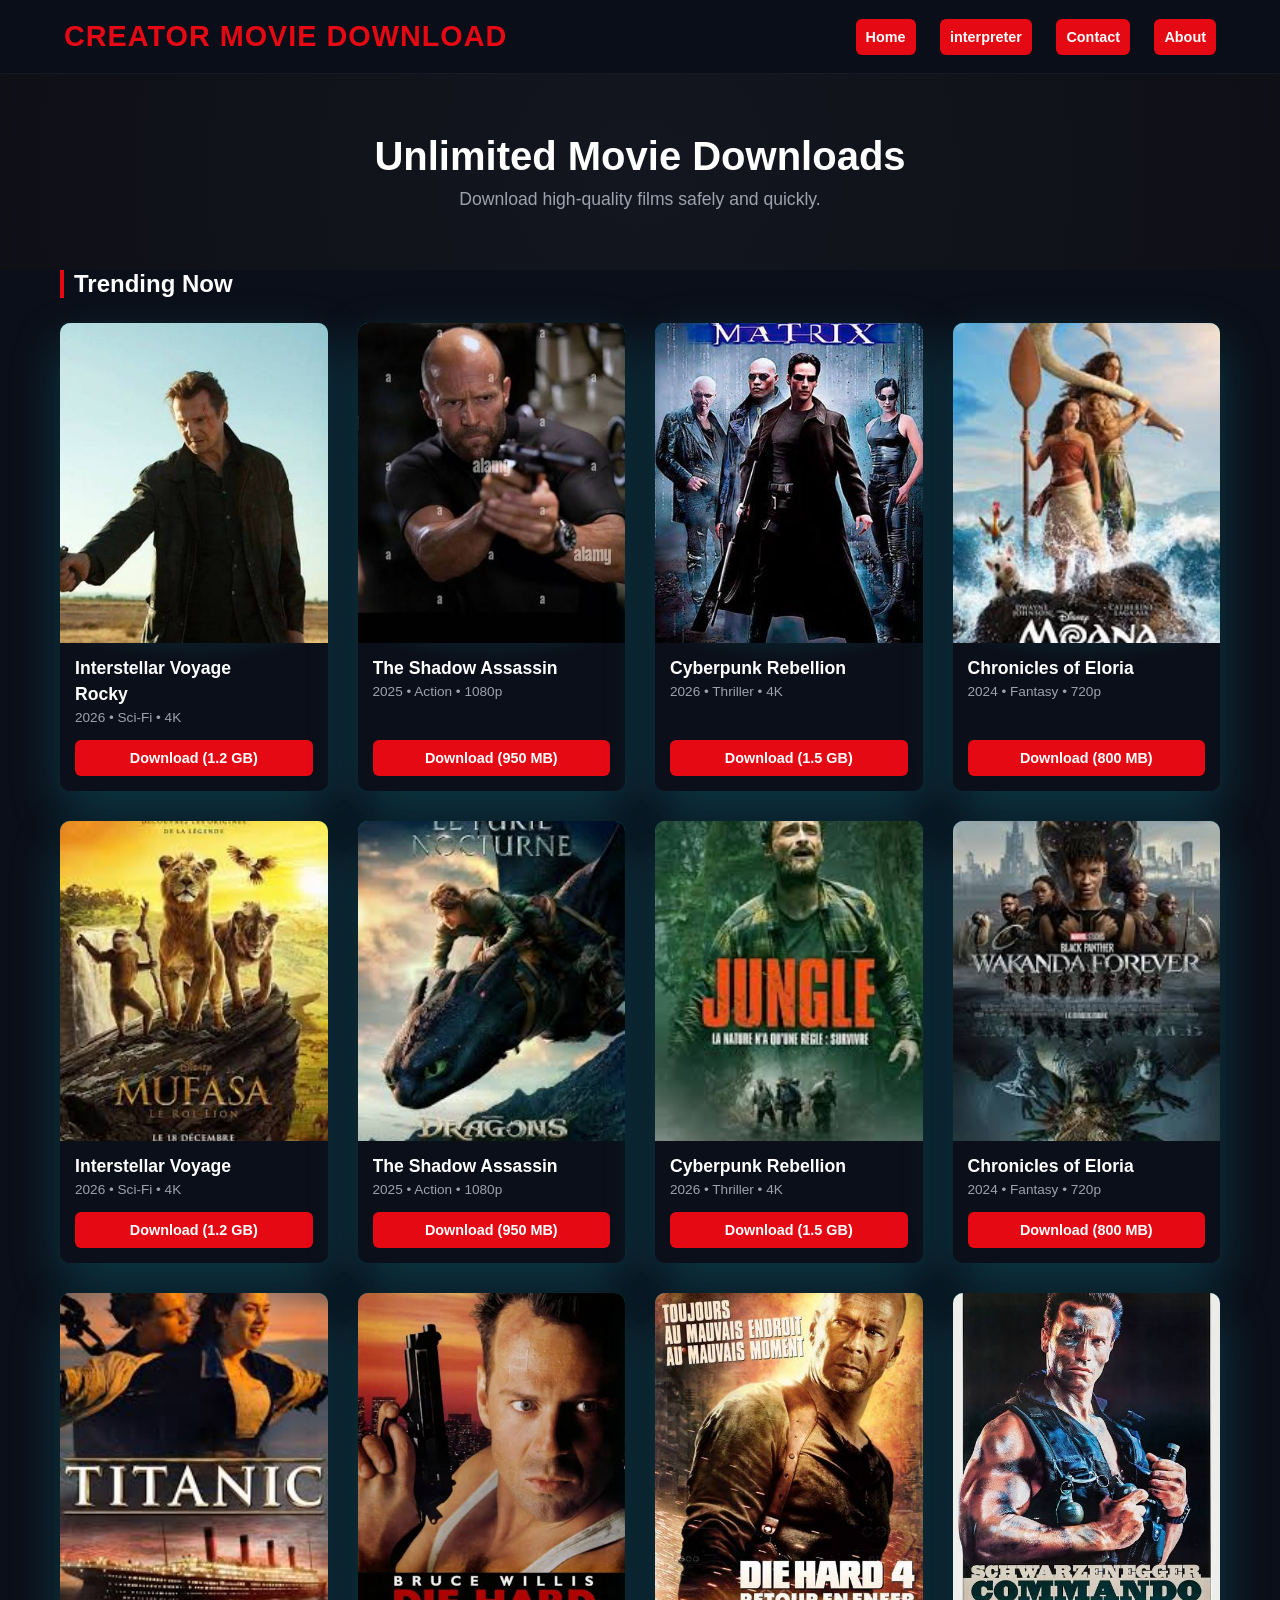
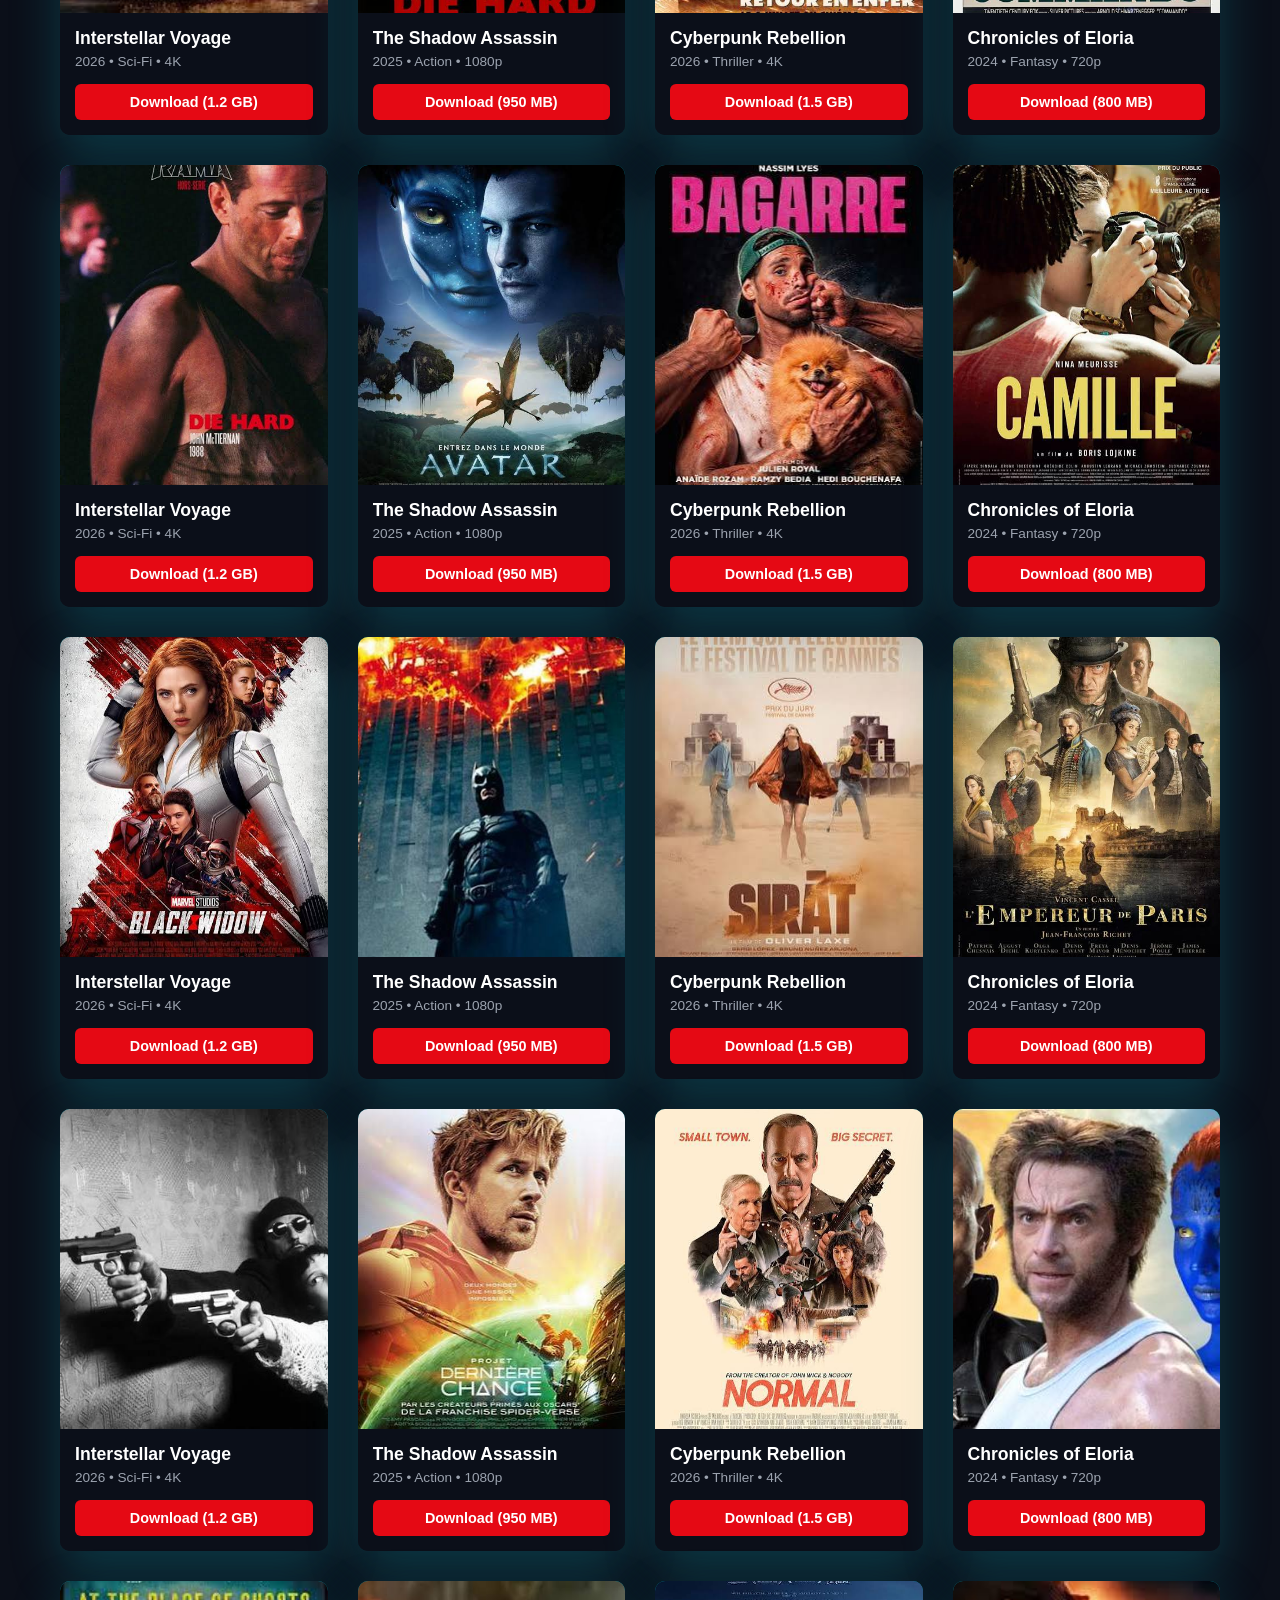
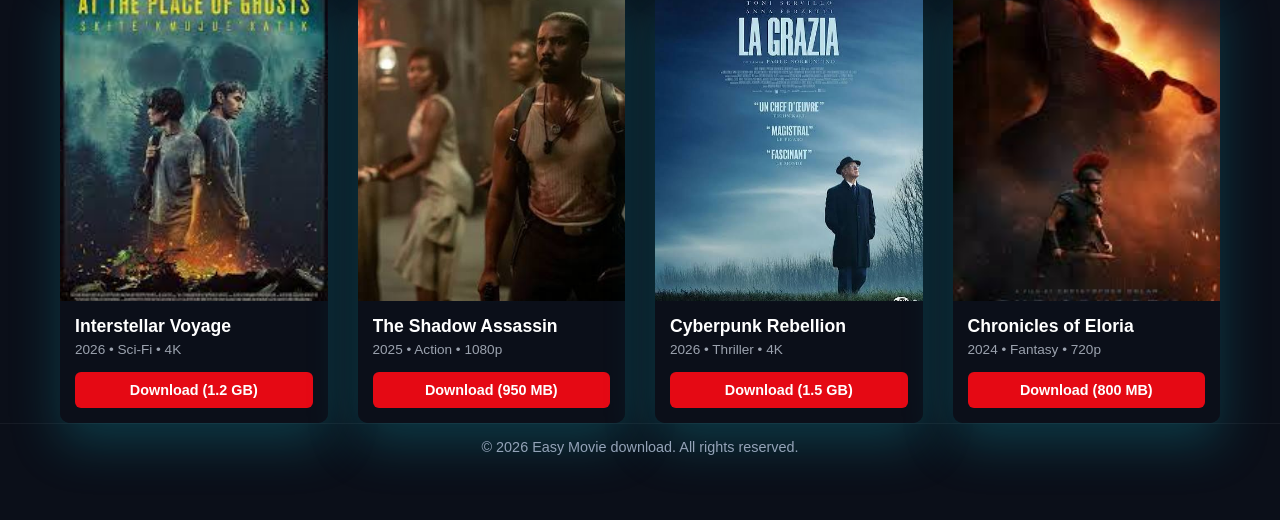
<file: index.html>
<!DOCTYPE html>
<html lang="en">

<head>
    <meta charset="UTF-8">
    <meta name="viewport" content="width=device-width, initial-scale=1.0">
    <link rel="stylesheet" href="style.css">
    <title>Creator</title>
</head>

<body>


    <header>
        <div class="logo">Creator Movie Download</div>
        <nav>
            <a href="index.html">Home</a>
            <a href="interpreter.html">interpreter</a>
            <a href="contact.html">Contact</a>
            <a href="about.html">About</a>
        </nav>
    </header>


    <section class="hero">
        <h1>Unlimited Movie Downloads</h1>
        <p>Download high-quality films safely and quickly.</p>
    </section>


    <main class="container">
        <h2 class="section-title">Trending Now</h2>

        <div class="movie-grid">


            <div class="movie-card">

                <img src="images (1).jpeg" alt="Movie Poster" class="movie-poster">
                <div class="movie-info">
                    <div class="movie-title">Interstellar Voyage</div>
                    <div class="movie-title">Rocky</div>
                    <div class="movie-meta">2026 • Sci-Fi • 4K</div>

                    <a href="#" download class="btn-download">Download (1.2 GB)</a>
                </div>
            </div>


            <div class="movie-card">
                <img src="images (2).jpeg" alt="Movie Poster" class="movie-poster">
                <div class="movie-info">
                    <div class="movie-title">The Shadow Assassin</div>
                    <div class="movie-meta">2025 • Action • 1080p</div>
                    <a href="#" download class="btn-download">Download (950 MB)</a>
                </div>
            </div>


            <div class="movie-card">
                <img src="images.jpeg" alt="Movie Poster" class="movie-poster">
                <div class="movie-info">
                    <div class="movie-title">Cyberpunk Rebellion</div>
                    <div class="movie-meta">2026 • Thriller • 4K</div>
                    <a href="#" download class="btn-download">Download (1.5 GB)</a>
                </div>
            </div>


            <div class="movie-card">
                <img src="images (9).jpeg" alt="Movie Poster" class="movie-poster">
                <div class="movie-info">
                    <div class="movie-title">Chronicles of Eloria</div>
                    <div class="movie-meta">2024 • Fantasy • 720p</div>
                    <a href="#" download class="btn-download">Download (800 MB)</a>
                </div>
            </div>
            <div class="movie-card">

                <img src="download (1).jpeg" alt="Movie Poster" class="movie-poster">
                <div class="movie-info">
                    <div class="movie-title">Interstellar Voyage</div>
                    <div class="movie-meta">2026 • Sci-Fi • 4K</div>

                    <a href="#" download class="btn-download">Download (1.2 GB)</a>
                </div>
            </div>


            <div class="movie-card">
                <img src="download (2).jpeg" alt="Movie Poster" class="movie-poster">
                <div class="movie-info">
                    <div class="movie-title">The Shadow Assassin</div>
                    <div class="movie-meta">2025 • Action • 1080p</div>
                    <a href="#" download class="btn-download">Download (950 MB)</a>
                </div>
            </div>


            <div class="movie-card">
                <img src="download (3).jpeg" alt="Movie Poster" class="movie-poster">
                <div class="movie-info">
                    <div class="movie-title">Cyberpunk Rebellion</div>
                    <div class="movie-meta">2026 • Thriller • 4K</div>
                    <a href="#" download class="btn-download">Download (1.5 GB)</a>
                </div>
            </div>


            <div class="movie-card">
                <img src="download (4).jpeg" alt="Movie Poster" class="movie-poster">
                <div class="movie-info">
                    <div class="movie-title">Chronicles of Eloria</div>
                    <div class="movie-meta">2024 • Fantasy • 720p</div>
                    <a href="#" download class="btn-download">Download (800 MB)</a>
                </div>
            </div>
            <div class="movie-card">

                <img src="download.jpeg" alt="Movie Poster" class="movie-poster">
                <div class="movie-info">
                    <div class="movie-title">Interstellar Voyage</div>
                    <div class="movie-meta">2026 • Sci-Fi • 4K</div>

                    <a href="#" download class="btn-download">Download (1.2 GB)</a>
                </div>
            </div>


            <div class="movie-card">
                <img src="images (3).jpeg" alt="Movie Poster" class="movie-poster">
                <div class="movie-info">
                    <div class="movie-title">The Shadow Assassin</div>
                    <div class="movie-meta">2025 • Action • 1080p</div>
                    <a href="#" download class="btn-download">Download (950 MB)</a>
                </div>
            </div>


            <div class="movie-card">
                <img src="images (4).jpeg" alt="Movie Poster" class="movie-poster">
                <div class="movie-info">
                    <div class="movie-title">Cyberpunk Rebellion</div>
                    <div class="movie-meta">2026 • Thriller • 4K</div>
                    <a href="#" download class="btn-download">Download (1.5 GB)</a>
                </div>
            </div>


            <div class="movie-card">
                <img src="images (5).jpeg" alt="Movie Poster" class="movie-poster">
                <div class="movie-info">
                    <div class="movie-title">Chronicles of Eloria</div>
                    <div class="movie-meta">2024 • Fantasy • 720p</div>
                    <a href="#" download class="btn-download">Download (800 MB)</a>
                </div>
            </div>
            <div class="movie-card">

                <img src="images (6).jpeg" alt="Movie Poster" class="movie-poster">
                <div class="movie-info">
                    <div class="movie-title">Interstellar Voyage</div>
                    <div class="movie-meta">2026 • Sci-Fi • 4K</div>

                    <a href="#" download class="btn-download">Download (1.2 GB)</a>
                </div>
            </div>


            <div class="movie-card">
                <img src="images (7).jpeg" alt="Movie Poster" class="movie-poster">
                <div class="movie-info">
                    <div class="movie-title">The Shadow Assassin</div>
                    <div class="movie-meta">2025 • Action • 1080p</div>
                    <a href="#" download class="btn-download">Download (950 MB)</a>
                </div>
            </div>


            <div class="movie-card">
                <img src="images (8).jpeg" alt="Movie Poster" class="movie-poster">
                <div class="movie-info">
                    <div class="movie-title">Cyberpunk Rebellion</div>
                    <div class="movie-meta">2026 • Thriller • 4K</div>
                    <a href="#" download class="btn-download">Download (1.5 GB)</a>
                </div>
            </div>


            <div class="movie-card">
                <img src="images (10).jpeg" alt="Movie Poster" class="movie-poster">
                <div class="movie-info">
                    <div class="movie-title">Chronicles of Eloria</div>
                    <div class="movie-meta">2024 • Fantasy • 720p</div>
                    <a href="#" download class="btn-download">Download (800 MB)</a>
                </div>
            </div>
            <div class="movie-card">

                <img src="images (11).jpeg" alt="Movie Poster" class="movie-poster">
                <div class="movie-info">
                    <div class="movie-title">Interstellar Voyage</div>
                    <div class="movie-meta">2026 • Sci-Fi • 4K</div>

                    <a href="#" download class="btn-download">Download (1.2 GB)</a>
                </div>
            </div>


            <div class="movie-card">
                <img src="images (12).jpeg" alt="Movie Poster" class="movie-poster">
                <div class="movie-info">
                    <div class="movie-title">The Shadow Assassin</div>
                    <div class="movie-meta">2025 • Action • 1080p</div>
                    <a href="#" download class="btn-download">Download (950 MB)</a>
                </div>
            </div>


            <div class="movie-card">
                <img src="images (13).jpeg" alt="Movie Poster" class="movie-poster">
                <div class="movie-info">
                    <div class="movie-title">Cyberpunk Rebellion</div>
                    <div class="movie-meta">2026 • Thriller • 4K</div>
                    <a href="#" download class="btn-download">Download (1.5 GB)</a>
                </div>
            </div>


            <div class="movie-card">
                <img src="images (14).jpeg" alt="Movie Poster" class="movie-poster">
                <div class="movie-info">
                    <div class="movie-title">Chronicles of Eloria</div>
                    <div class="movie-meta">2024 • Fantasy • 720p</div>
                    <a href="#" download class="btn-download">Download (800 MB)</a>
                </div>
            </div>
            <div class="movie-card">

                <img src="images (15).jpeg" alt="Movie Poster" class="movie-poster">
                <div class="movie-info">
                    <div class="movie-title">Interstellar Voyage</div>
                    <div class="movie-meta">2026 • Sci-Fi • 4K</div>

                    <a href="#" download class="btn-download">Download (1.2 GB)</a>
                </div>
            </div>


            <div class="movie-card">
                <img src="images (16).jpeg" alt="Movie Poster" class="movie-poster">
                <div class="movie-info">
                    <div class="movie-title">The Shadow Assassin</div>
                    <div class="movie-meta">2025 • Action • 1080p</div>
                    <a href="#" download class="btn-download">Download (950 MB)</a>
                </div>
            </div>


            <div class="movie-card">
                <img src="images (17).jpeg" alt="Movie Poster" class="movie-poster">
                <div class="movie-info">
                    <div class="movie-title">Cyberpunk Rebellion</div>
                    <div class="movie-meta">2026 • Thriller • 4K</div>
                    <a href="#" download class="btn-download">Download (1.5 GB)</a>
                </div>
            </div>


            <div class="movie-card">
                <img src="images (18).jpeg" alt="Movie Poster" class="movie-poster">
                <div class="movie-info">
                    <div class="movie-title">Chronicles of Eloria</div>
                    <div class="movie-meta">2024 • Fantasy • 720p</div>
                    <a href="#" download class="btn-download">Download (800 MB)</a>
                </div>
            </div>
            <div class="movie-card">

                <img src="images (19).jpeg" alt="Movie Poster" class="movie-poster">
                <div class="movie-info">
                    <div class="movie-title">Interstellar Voyage</div>
                    <div class="movie-meta">2026 • Sci-Fi • 4K</div>

                    <a href="#" download class="btn-download">Download (1.2 GB)</a>
                </div>
            </div>


            <div class="movie-card">
                <img src="images (20).jpeg" alt="Movie Poster" class="movie-poster">
                <div class="movie-info">
                    <div class="movie-title">The Shadow Assassin</div>
                    <div class="movie-meta">2025 • Action • 1080p</div>
                    <a href="#" download class="btn-download">Download (950 MB)</a>
                </div>
            </div>


            <div class="movie-card">
                <img src="images (21).jpeg" alt="Movie Poster" class="movie-poster">
                <div class="movie-info">
                    <div class="movie-title">Cyberpunk Rebellion</div>
                    <div class="movie-meta">2026 • Thriller • 4K</div>
                    <a href="#" download class="btn-download">Download (1.5 GB)</a>
                </div>
            </div>


            <div class="movie-card">
                <img src="images (22).jpeg" alt="Movie Poster" class="movie-poster">
                <div class="movie-info">
                    <div class="movie-title">Chronicles of Eloria</div>
                    <div class="movie-meta">2024 • Fantasy • 720p</div>
                    <a href="#" download class="btn-download">Download (800 MB)</a>
                </div>
            </div>

        </div>
    </main>
    <footer>
        <p>&copy; 2026 Easy Movie download. All rights reserved.</p>
    </footer>

</body>

</html>
</file>
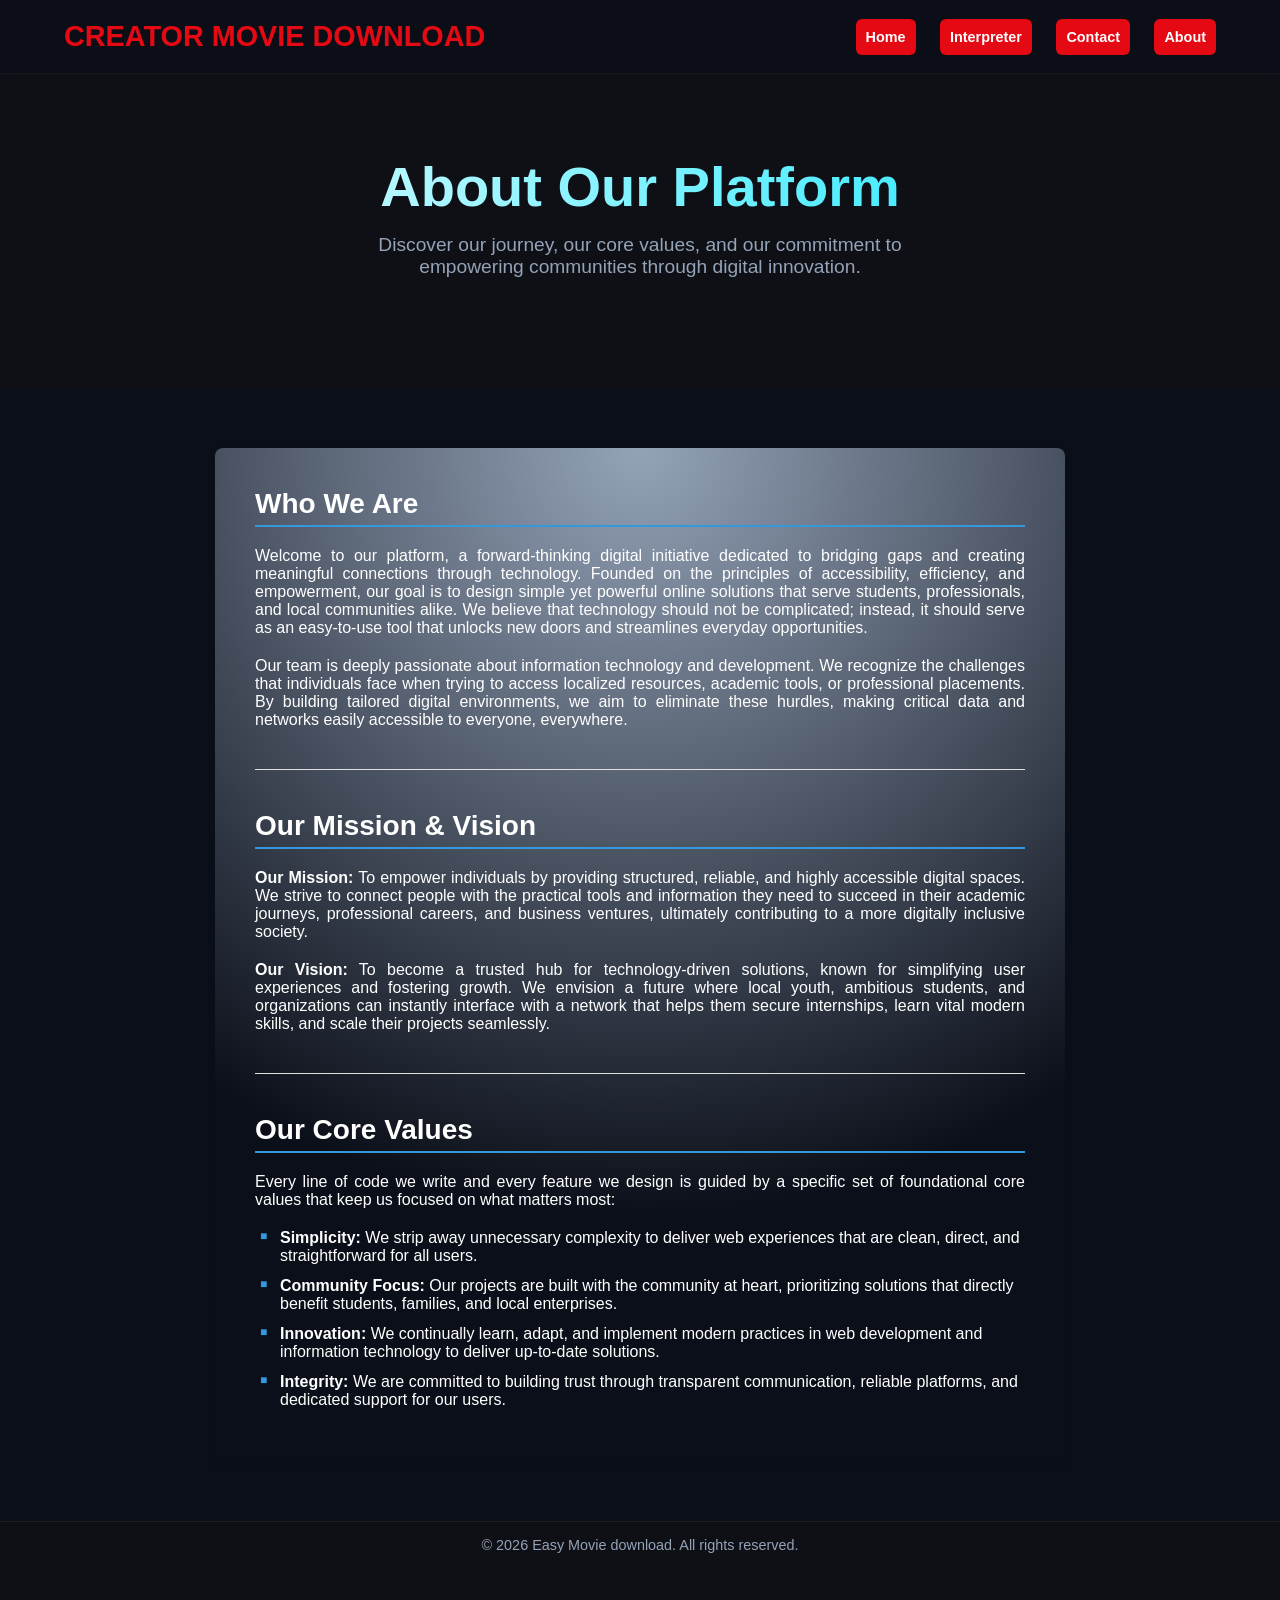
<file: about.html>
<!DOCTYPE html>
<html lang="en">
<head>
    <meta charset="UTF-8">
    <meta name="viewport" content="width=device-width, initial-scale=1.0">
    <title>Creator</title>
    <link rel="stylesheet" href="about.css">
</head>
<body>

  
    <header>
        <div class="logo">Creator Movie Download</div>
        <nav>
            <a href="index.html">Home</a>
            <a href="interpreter.html">Interpreter</a>
            <a href="contact.html" class="active">Contact</a>
            <a href="about.html">About</a>
        </nav>
    </header>

    
    <section class="about-hero">
        <h1>About Our Platform</h1>
        <p>Discover our journey, our core values, and our commitment to empowering communities through digital innovation.</p>
    </section>

   
    <section class="about-content">
        <div class="container">
            
          
            <div class="about-section">
                <h2>Who We Are</h2>
                <p>
                    Welcome to our platform, a forward-thinking digital initiative dedicated to bridging gaps and creating meaningful connections through technology. Founded on the principles of accessibility, efficiency, and empowerment, our goal is to design simple yet powerful online solutions that serve students, professionals, and local communities alike. We believe that technology should not be complicated; instead, it should serve as an easy-to-use tool that unlocks new doors and streamlines everyday opportunities.
                </p>
                <p>
                    Our team is deeply passionate about information technology and development. We recognize the challenges that individuals face when trying to access localized resources, academic tools, or professional placements. By building tailored digital environments, we aim to eliminate these hurdles, making critical data and networks easily accessible to everyone, everywhere.
                </p>
            </div>

            <hr class="section-divider">

            
            <div class="about-section">
                <h2>Our Mission & Vision</h2>
                <p>
                    <strong>Our Mission:</strong> To empower individuals by providing structured, reliable, and highly accessible digital spaces. We strive to connect people with the practical tools and information they need to succeed in their academic journeys, professional careers, and business ventures, ultimately contributing to a more digitally inclusive society.
                </p>
                <p>
                    <strong>Our Vision:</strong> To become a trusted hub for technology-driven solutions, known for simplifying user experiences and fostering growth. We envision a future where local youth, ambitious students, and organizations can instantly interface with a network that helps them secure internships, learn vital modern skills, and scale their projects seamlessly.
                </p>
            </div>

            <hr class="section-divider">

           
            <div class="about-section">
                <h2>Our Core Values</h2>
                <p>
                    Every line of code we write and every feature we design is guided by a specific set of foundational core values that keep us focused on what matters most:
                </p>
                <ul class="values-list">
                    <li><strong>Simplicity:</strong> We strip away unnecessary complexity to deliver web experiences that are clean, direct, and straightforward for all users.</li>
                    <li><strong>Community Focus:</strong> Our projects are built with the community at heart, prioritizing solutions that directly benefit students, families, and local enterprises.</li>
                    <li><strong>Innovation:</strong> We continually learn, adapt, and implement modern practices in web development and information technology to deliver up-to-date solutions.</li>
                    <li><strong>Integrity:</strong> We are committed to building trust through transparent communication, reliable platforms, and dedicated support for our users.</li>
                </ul>
            </div>

        </div>
    </section>

   
    <footer>
        <p>&copy; 2026 Easy Movie download. All rights reserved.</p>
    </footer>

</body>
</html>
</file>
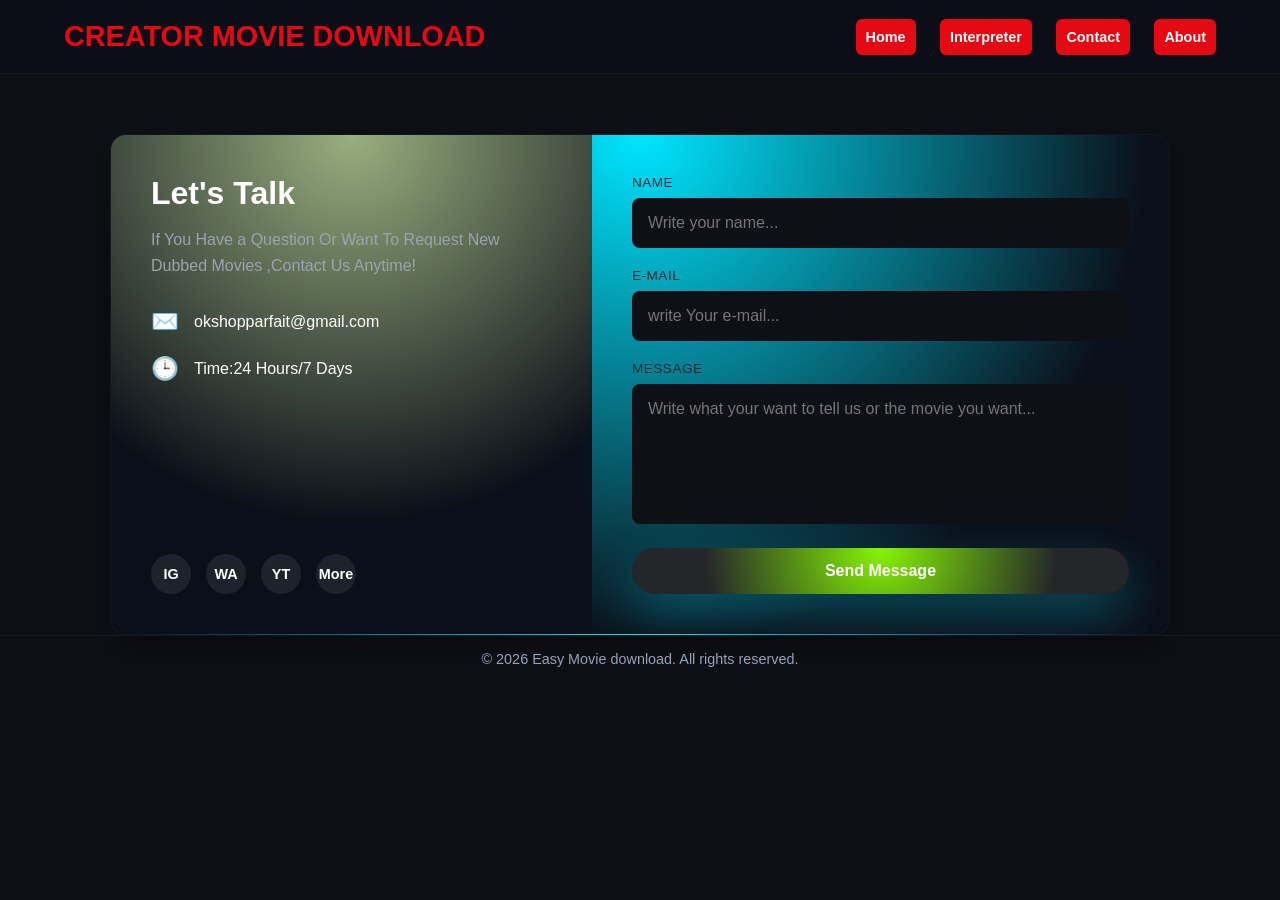
<file: contact.html>
<!DOCTYPE html>
<html lang="rn">

<head>
    <meta charset="UTF-8">
    <meta name="viewport" content="width=device-width, initial-scale=1.0">
    <link rel="stylesheet" href="contact.css">
    <title>Creator</title>
</head>

<body>


    <header>
        <div class="logo">Creator Movie Download</div>
        <nav>
            <a href="index.html">Home</a>
            <a href="interpreter.html">Interpreter</a>
            <a href="contact.html" class="active">Contact</a>
            <a href="about.html">About</a>
        </nav>
    </header>


    <main class="container">
        <div class="contact-box">


            <div class="contact-info">
                <div>
                    <h2>Let's Talk</h2>
                    <p>If You Have a Question Or Want To Request New Dubbed Movies ,Contact Us Anytime!</p>

                    <div class="info-details">
                        <div class="info-item">
                            <span class="info-icon">✉️</span>
                            <span>okshopparfait@gmail.com</span>
                        </div>
                        <div class="info-item">
                            <span class="info-icon">🕒</span>
                            <span>Time:24 Hours/7 Days</span>
                        </div>
                    </div>
                </div>


                <div class="social-links">
                    <a href="https://wwwinstagram.com/creater_perfect?igsh=MW12OTAzcHphOGE0bAOO" class="social-icon-tg" title="instagram">IG</a>
                    <a href="#" class="social-icon-wt" title="WhatsApp">WA</a>
                    <a href="https://youtube.com/@niyimfashaparfaitdivin?si=gMfQQu8-69X_cv8J" class="social-icon-yt" title="YouTube">YT</a>
                    <a href="about.html" class="social-icon-ab" title="Learn more">More</a>
                </div>
            </div>


            <div class="contact-form-wrapper">

                <form action="#" method="POST">

                    <div class="form-group">
                        <label for="name">Name</label>
                        <input type="text" id="name" name="name" placeholder="Write your name..." required>
                    </div>

                    <div class="form-group">
                        <label for="email">E-mail</label>
                        <input type="email" id="email" name="email" placeholder="write Your e-mail..." required>
                    </div>

                    <div class="form-group">
                        <label for="message">Message</label>
                        <textarea id="message" name="message"
                            placeholder="Write what your want to tell us or the movie you want..." required></textarea>
                    </div>

                    <button type="submit" class="btn-submit">Send Message</button>

                </form>
            </div>

        </div>
    </main>
    <footer>
        <p>&copy; 2026 Easy Movie download. All rights reserved.</p>
    </footer>

</body>

</html>
</file>
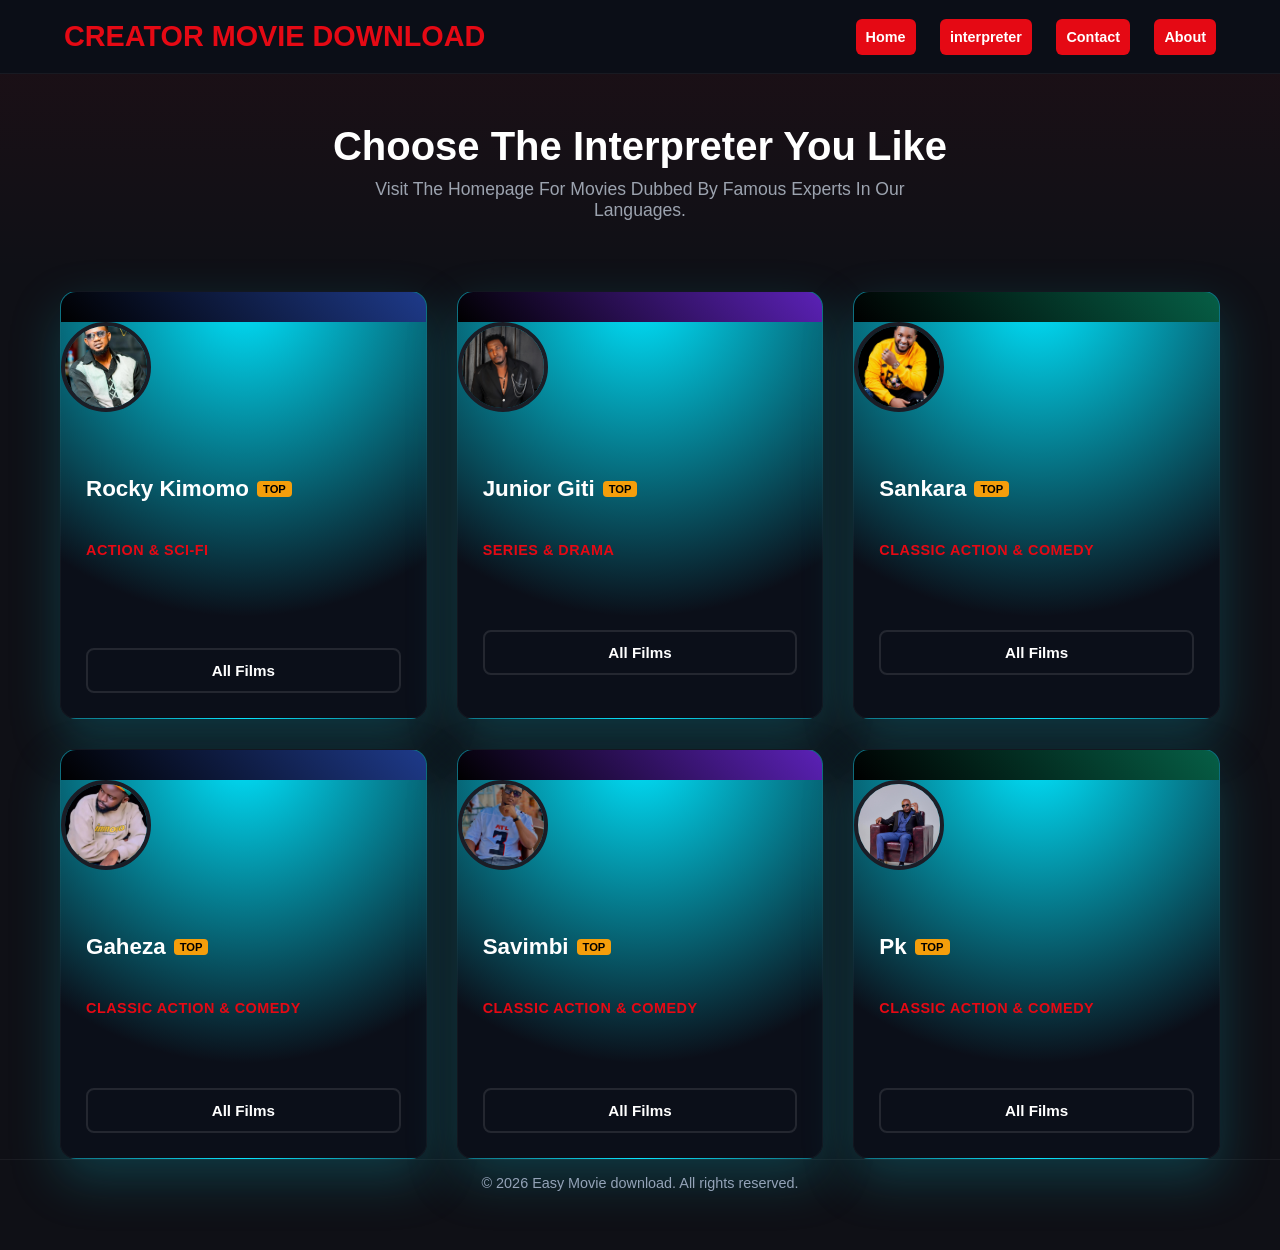
<file: interpreter.html>
<!DOCTYPE html>
<html lang="rn">

<head>
    <meta charset="UTF-8">
    <meta name="viewport" content="width=device-width, initial-scale=1.0">
    <link rel="stylesheet" href="interpreter.css">
    <title>Creator</title>
</head>

<body>


    <header>
        <div class="logo">Creator Movie Download</div>
        <nav>
            <a href="index.html">Home</a>
            <a href="interpreter.html">interpreter</a>
            <a href="contact.html">Contact</a>
            <a href="about.html">About</a>
        </nav>
    </header>


    <section class="hero">
        <h1>Choose The Interpreter You Like</h1>
        <p>Visit The Homepage For Movies Dubbed By Famous Experts In Our Languages.</p>
    </section>


    <main class="container">
        <div class="grid">


            <div class="vj-card">
                <div class="vj-banner" style="background: linear-gradient(45deg, #000, #1e3a8a);height: 30PX;"></div>

                <img src="FB_IMG_1778854699707.jpg" alt="VJ Rocky" class="vj-avatar">

                <div class="vj-content">
                    <div class="vj-name">Rocky Kimomo <span class="vj-badge">TOP</span></div><br><br>
                    <div class="vj-specialty">Action & Sci-Fi</div><br><br><br><br><br>


                    <a href="rocky.html" class="btn-view-movies">All Films</a>
                </div>
            </div>


            <div class="vj-card">
                <div class="vj-banner" style="background: linear-gradient(45deg, #000, #5b21b6);height: 30PX;"></div>
                <img src="FB_IMG_1778854771228.jpg" alt="VJ Junior Giti" class="vj-avatar">

                <div class="vj-content">
                    <div class="vj-name">Junior Giti <span class="vj-badge">TOP</span></div><br><br>
                    <div class="vj-specialty">Series & Drama</div><br><br><br><br>

                    <a href="#" class="btn-view-movies">All Films</a>
                </div>
            </div>

            <div class="vj-card">
                <div class="vj-banner" style="background: linear-gradient(45deg, #000, #065f46);height: 30PX;"></div>
                <img src="FB_IMG_1778855597137.jpg" alt="VJ sankara" class="vj-avatar">

                <div class="vj-content">
                    <div class="vj-name">Sankara<span class="vj-badge">TOP</span></div><br><br>
                    <div class="vj-specialty">Classic Action & Comedy</div><br><br><br><br>

                    <a href="#" class="btn-view-movies">All Films</a>
                </div>
            </div>
            <div class="vj-card">
                <div class="vj-banner" style="background: linear-gradient(45deg, #000, #1e3a8a);height: 30PX;"></div>
                <img src="FB_IMG_1778858466105.jpg" alt="VJ Gaheza" class="vj-avatar">

                <div class="vj-content">
                    <div class="vj-name">Gaheza<span class="vj-badge">TOP</span></div><br><br>
                    <div class="vj-specialty">Classic Action & Comedy</div><br><br><br><br>

                    <a href="#" class="btn-view-movies">All Films</a>
                </div>
            </div>
            <div class="vj-card">
                <div class="vj-banner" style="background: linear-gradient(45deg, #000, #5b21b6);height: 30PX;"></div>
                <img src="FB_IMG_1778858618999.jpg" alt="VJ savimbi" class="vj-avatar">

                <div class="vj-content">
                    <div class="vj-name">Savimbi<span class="vj-badge">TOP</span></div><br><br>
                    <div class="vj-specialty">Classic Action & Comedy</div><br><br><br><br>

                    <a href="#" class="btn-view-movies">All Films</a>
                </div>
            </div>
            <div class="vj-card">
                <div class="vj-banner" style="background: linear-gradient(45deg, #000, #065f46);height: 30PX;"></div>
                <img src="FB_IMG_1778858748931.jpg" alt="VJ pk" class="vj-avatar">

                <div class="vj-content">
                    <div class="vj-name">Pk<span class="vj-badge">TOP</span></div><br><br>
                    <div class="vj-specialty">Classic Action & Comedy</div><br><br><br><br>

                    <a href="#" class="btn-view-movies">All Films</a>
                </div>
            </div>

        </div>
    </main>
    <footer>
        <p>&copy; 2026 Easy Movie download. All rights reserved.</p>
    </footer>

</body>

</html>
</file>
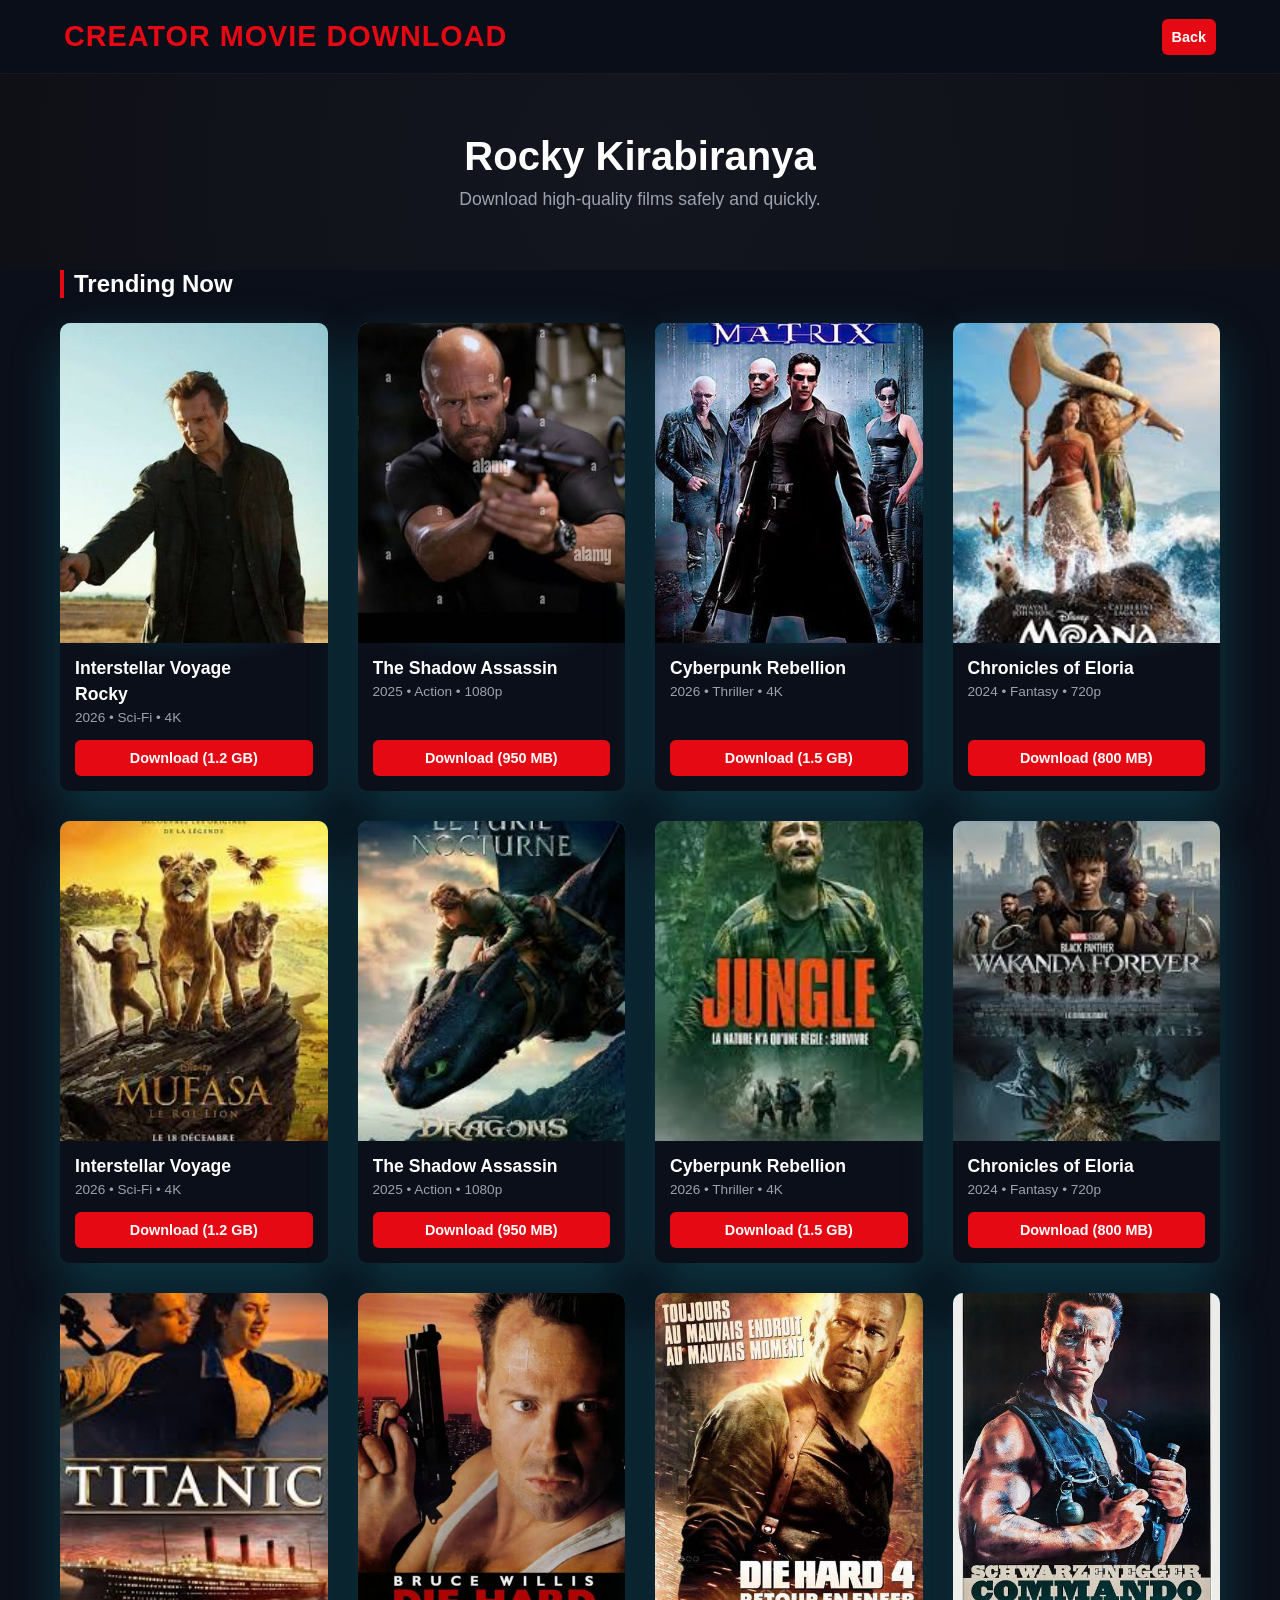
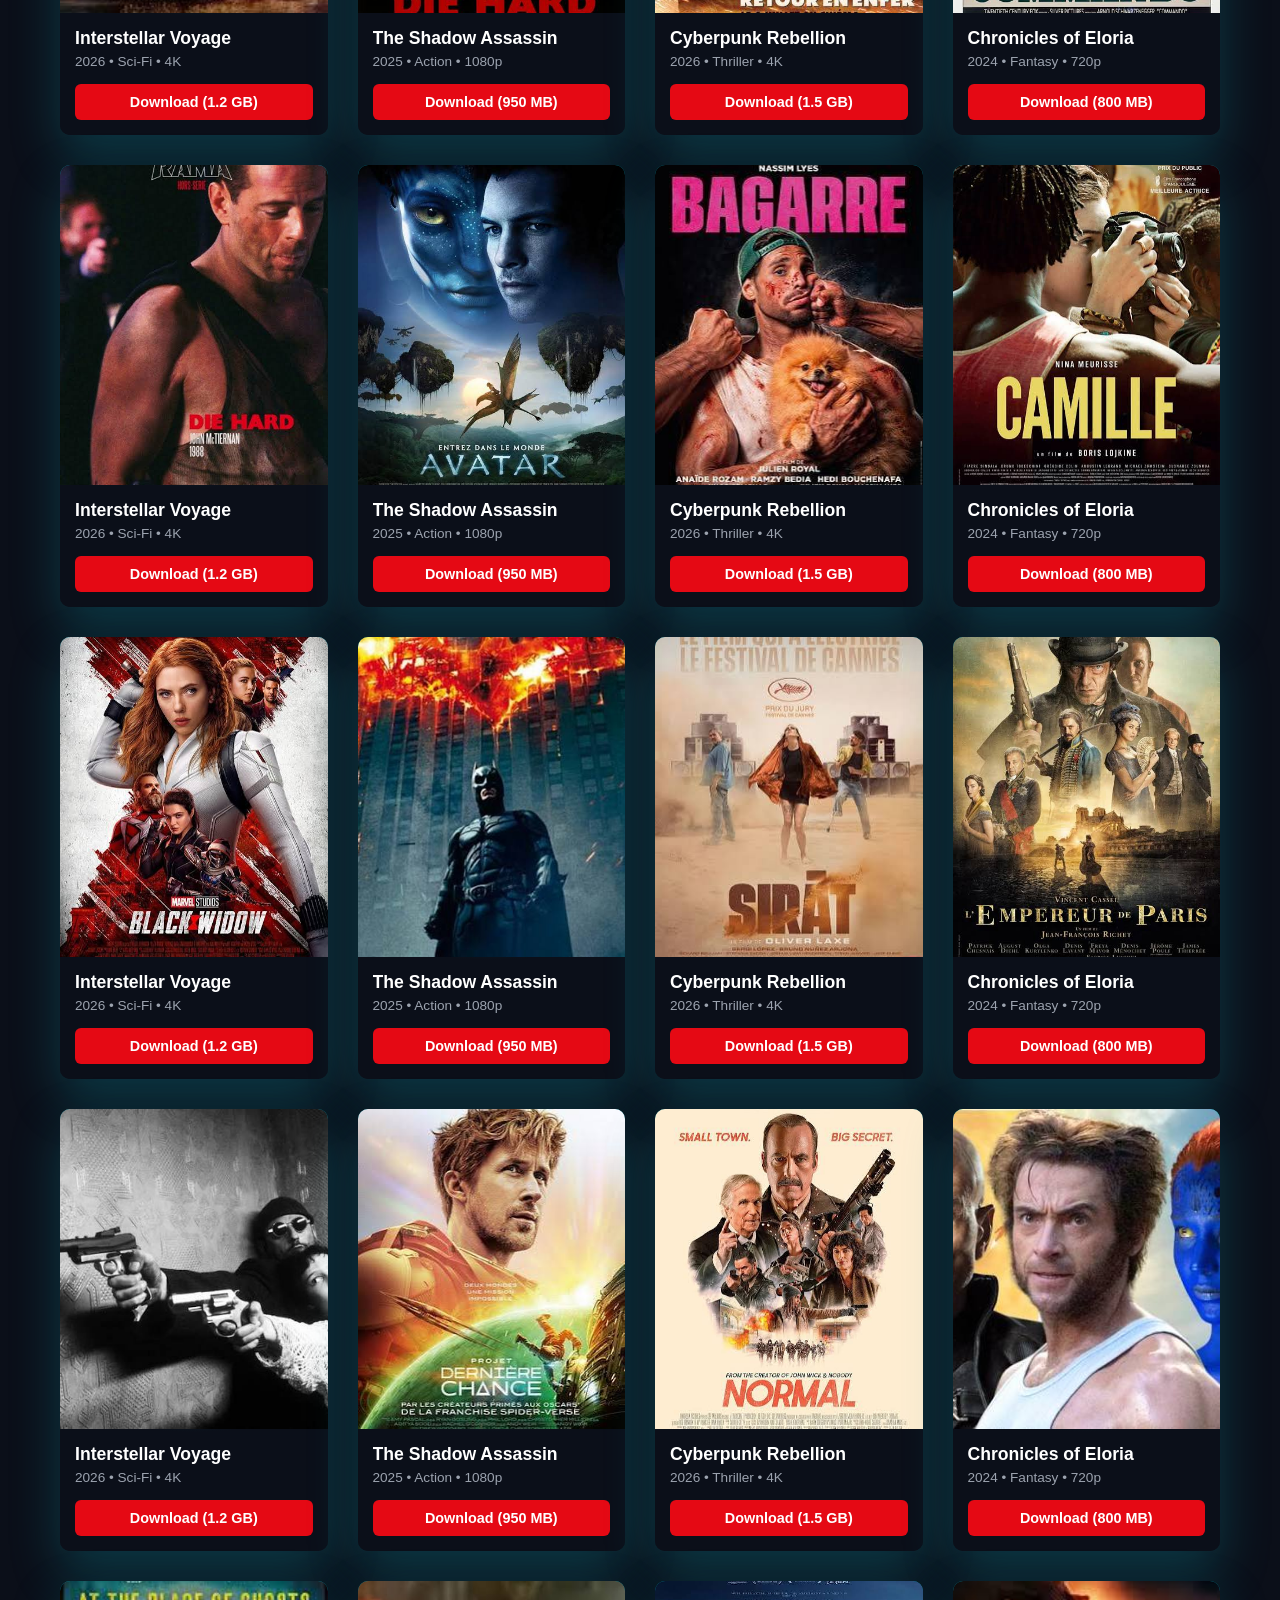
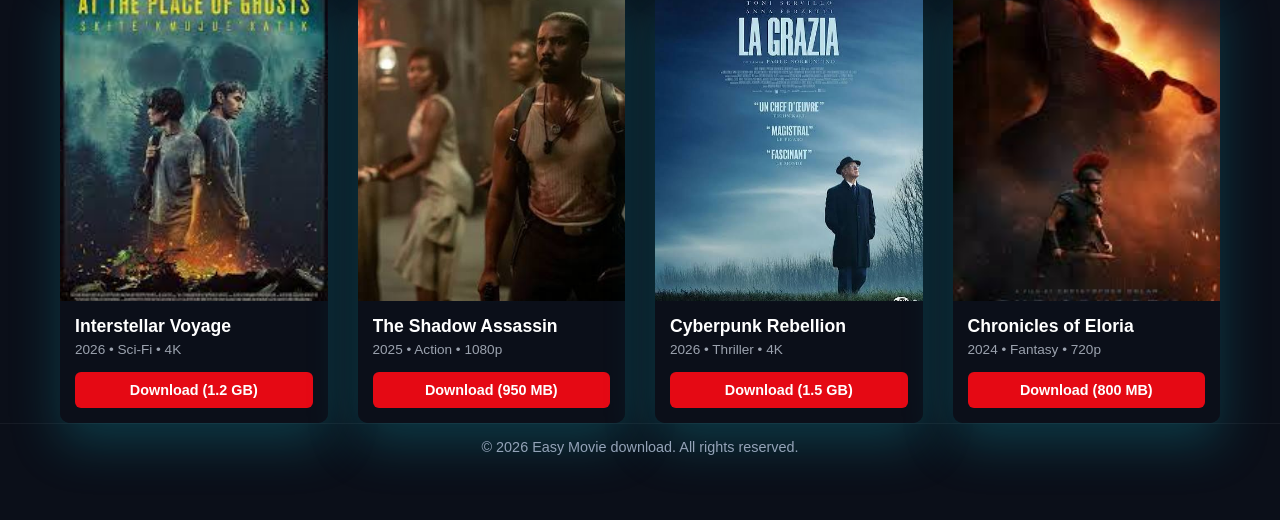
<file: rocky.html>
<!DOCTYPE html>
<html lang="en">

<head>
    <meta charset="UTF-8">
    <meta name="viewport" content="width=device-width, initial-scale=1.0">
    <link rel="stylesheet" href="style.css">
    <title>Creator</title>
</head>

<body>


    <header>
        <div class="logo">Creator Movie Download</div>
        <nav>
            <a href="interpreter.html">Back</a>
        </nav>
    </header>


    <section class="hero">
        <h1>Rocky Kirabiranya</h1>
        <p>Download high-quality films safely and quickly.</p>
    </section>


    <main class="container">
        <h2 class="section-title">Trending Now</h2>

        <div class="movie-grid">


            <div class="movie-card">

                <img src="images (1).jpeg" alt="Movie Poster" class="movie-poster">
                <div class="movie-info">
                    <div class="movie-title">Interstellar Voyage</div>
                    <div class="movie-title">Rocky</div>
                    <div class="movie-meta">2026 • Sci-Fi • 4K</div>

                    <a href="#" download class="btn-download">Download (1.2 GB)</a>
                </div>
            </div>


            <div class="movie-card">
                <img src="images (2).jpeg" alt="Movie Poster" class="movie-poster">
                <div class="movie-info">
                    <div class="movie-title">The Shadow Assassin</div>
                    <div class="movie-meta">2025 • Action • 1080p</div>
                    <a href="#" download class="btn-download">Download (950 MB)</a>
                </div>
            </div>


            <div class="movie-card">
                <img src="images.jpeg" alt="Movie Poster" class="movie-poster">
                <div class="movie-info">
                    <div class="movie-title">Cyberpunk Rebellion</div>
                    <div class="movie-meta">2026 • Thriller • 4K</div>
                    <a href="#" download class="btn-download">Download (1.5 GB)</a>
                </div>
            </div>


            <div class="movie-card">
                <img src="images (9).jpeg" alt="Movie Poster" class="movie-poster">
                <div class="movie-info">
                    <div class="movie-title">Chronicles of Eloria</div>
                    <div class="movie-meta">2024 • Fantasy • 720p</div>
                    <a href="#" download class="btn-download">Download (800 MB)</a>
                </div>
            </div>
            <div class="movie-card">

                <img src="download (1).jpeg" alt="Movie Poster" class="movie-poster">
                <div class="movie-info">
                    <div class="movie-title">Interstellar Voyage</div>
                    <div class="movie-meta">2026 • Sci-Fi • 4K</div>

                    <a href="#" download class="btn-download">Download (1.2 GB)</a>
                </div>
            </div>


            <div class="movie-card">
                <img src="download (2).jpeg" alt="Movie Poster" class="movie-poster">
                <div class="movie-info">
                    <div class="movie-title">The Shadow Assassin</div>
                    <div class="movie-meta">2025 • Action • 1080p</div>
                    <a href="#" download class="btn-download">Download (950 MB)</a>
                </div>
            </div>


            <div class="movie-card">
                <img src="download (3).jpeg" alt="Movie Poster" class="movie-poster">
                <div class="movie-info">
                    <div class="movie-title">Cyberpunk Rebellion</div>
                    <div class="movie-meta">2026 • Thriller • 4K</div>
                    <a href="#" download class="btn-download">Download (1.5 GB)</a>
                </div>
            </div>


            <div class="movie-card">
                <img src="download (4).jpeg" alt="Movie Poster" class="movie-poster">
                <div class="movie-info">
                    <div class="movie-title">Chronicles of Eloria</div>
                    <div class="movie-meta">2024 • Fantasy • 720p</div>
                    <a href="#" download class="btn-download">Download (800 MB)</a>
                </div>
            </div>
            <div class="movie-card">

                <img src="download.jpeg" alt="Movie Poster" class="movie-poster">
                <div class="movie-info">
                    <div class="movie-title">Interstellar Voyage</div>
                    <div class="movie-meta">2026 • Sci-Fi • 4K</div>

                    <a href="#" download class="btn-download">Download (1.2 GB)</a>
                </div>
            </div>


            <div class="movie-card">
                <img src="images (3).jpeg" alt="Movie Poster" class="movie-poster">
                <div class="movie-info">
                    <div class="movie-title">The Shadow Assassin</div>
                    <div class="movie-meta">2025 • Action • 1080p</div>
                    <a href="#" download class="btn-download">Download (950 MB)</a>
                </div>
            </div>


            <div class="movie-card">
                <img src="images (4).jpeg" alt="Movie Poster" class="movie-poster">
                <div class="movie-info">
                    <div class="movie-title">Cyberpunk Rebellion</div>
                    <div class="movie-meta">2026 • Thriller • 4K</div>
                    <a href="#" download class="btn-download">Download (1.5 GB)</a>
                </div>
            </div>


            <div class="movie-card">
                <img src="images (5).jpeg" alt="Movie Poster" class="movie-poster">
                <div class="movie-info">
                    <div class="movie-title">Chronicles of Eloria</div>
                    <div class="movie-meta">2024 • Fantasy • 720p</div>
                    <a href="#" download class="btn-download">Download (800 MB)</a>
                </div>
            </div>
            <div class="movie-card">

                <img src="images (6).jpeg" alt="Movie Poster" class="movie-poster">
                <div class="movie-info">
                    <div class="movie-title">Interstellar Voyage</div>
                    <div class="movie-meta">2026 • Sci-Fi • 4K</div>

                    <a href="#" download class="btn-download">Download (1.2 GB)</a>
                </div>
            </div>


            <div class="movie-card">
                <img src="images (7).jpeg" alt="Movie Poster" class="movie-poster">
                <div class="movie-info">
                    <div class="movie-title">The Shadow Assassin</div>
                    <div class="movie-meta">2025 • Action • 1080p</div>
                    <a href="#" download class="btn-download">Download (950 MB)</a>
                </div>
            </div>


            <div class="movie-card">
                <img src="images (8).jpeg" alt="Movie Poster" class="movie-poster">
                <div class="movie-info">
                    <div class="movie-title">Cyberpunk Rebellion</div>
                    <div class="movie-meta">2026 • Thriller • 4K</div>
                    <a href="#" download class="btn-download">Download (1.5 GB)</a>
                </div>
            </div>


            <div class="movie-card">
                <img src="images (10).jpeg" alt="Movie Poster" class="movie-poster">
                <div class="movie-info">
                    <div class="movie-title">Chronicles of Eloria</div>
                    <div class="movie-meta">2024 • Fantasy • 720p</div>
                    <a href="#" download class="btn-download">Download (800 MB)</a>
                </div>
            </div>
            <div class="movie-card">

                <img src="images (11).jpeg" alt="Movie Poster" class="movie-poster">
                <div class="movie-info">
                    <div class="movie-title">Interstellar Voyage</div>
                    <div class="movie-meta">2026 • Sci-Fi • 4K</div>

                    <a href="#" download class="btn-download">Download (1.2 GB)</a>
                </div>
            </div>


            <div class="movie-card">
                <img src="images (12).jpeg" alt="Movie Poster" class="movie-poster">
                <div class="movie-info">
                    <div class="movie-title">The Shadow Assassin</div>
                    <div class="movie-meta">2025 • Action • 1080p</div>
                    <a href="#" download class="btn-download">Download (950 MB)</a>
                </div>
            </div>


            <div class="movie-card">
                <img src="images (13).jpeg" alt="Movie Poster" class="movie-poster">
                <div class="movie-info">
                    <div class="movie-title">Cyberpunk Rebellion</div>
                    <div class="movie-meta">2026 • Thriller • 4K</div>
                    <a href="#" download class="btn-download">Download (1.5 GB)</a>
                </div>
            </div>


            <div class="movie-card">
                <img src="images (14).jpeg" alt="Movie Poster" class="movie-poster">
                <div class="movie-info">
                    <div class="movie-title">Chronicles of Eloria</div>
                    <div class="movie-meta">2024 • Fantasy • 720p</div>
                    <a href="#" download class="btn-download">Download (800 MB)</a>
                </div>
            </div>
            <div class="movie-card">

                <img src="images (15).jpeg" alt="Movie Poster" class="movie-poster">
                <div class="movie-info">
                    <div class="movie-title">Interstellar Voyage</div>
                    <div class="movie-meta">2026 • Sci-Fi • 4K</div>

                    <a href="#" download class="btn-download">Download (1.2 GB)</a>
                </div>
            </div>


            <div class="movie-card">
                <img src="images (16).jpeg" alt="Movie Poster" class="movie-poster">
                <div class="movie-info">
                    <div class="movie-title">The Shadow Assassin</div>
                    <div class="movie-meta">2025 • Action • 1080p</div>
                    <a href="#" download class="btn-download">Download (950 MB)</a>
                </div>
            </div>


            <div class="movie-card">
                <img src="images (17).jpeg" alt="Movie Poster" class="movie-poster">
                <div class="movie-info">
                    <div class="movie-title">Cyberpunk Rebellion</div>
                    <div class="movie-meta">2026 • Thriller • 4K</div>
                    <a href="#" download class="btn-download">Download (1.5 GB)</a>
                </div>
            </div>


            <div class="movie-card">
                <img src="images (18).jpeg" alt="Movie Poster" class="movie-poster">
                <div class="movie-info">
                    <div class="movie-title">Chronicles of Eloria</div>
                    <div class="movie-meta">2024 • Fantasy • 720p</div>
                    <a href="#" download class="btn-download">Download (800 MB)</a>
                </div>
            </div>
            <div class="movie-card">

                <img src="images (19).jpeg" alt="Movie Poster" class="movie-poster">
                <div class="movie-info">
                    <div class="movie-title">Interstellar Voyage</div>
                    <div class="movie-meta">2026 • Sci-Fi • 4K</div>

                    <a href="#" download class="btn-download">Download (1.2 GB)</a>
                </div>
            </div>


            <div class="movie-card">
                <img src="images (20).jpeg" alt="Movie Poster" class="movie-poster">
                <div class="movie-info">
                    <div class="movie-title">The Shadow Assassin</div>
                    <div class="movie-meta">2025 • Action • 1080p</div>
                    <a href="#" download class="btn-download">Download (950 MB)</a>
                </div>
            </div>


            <div class="movie-card">
                <img src="images (21).jpeg" alt="Movie Poster" class="movie-poster">
                <div class="movie-info">
                    <div class="movie-title">Cyberpunk Rebellion</div>
                    <div class="movie-meta">2026 • Thriller • 4K</div>
                    <a href="#" download class="btn-download">Download (1.5 GB)</a>
                </div>
            </div>


            <div class="movie-card">
                <img src="images (22).jpeg" alt="Movie Poster" class="movie-poster">
                <div class="movie-info">
                    <div class="movie-title">Chronicles of Eloria</div>
                    <div class="movie-meta">2024 • Fantasy • 720p</div>
                    <a href="#" download class="btn-download">Download (800 MB)</a>
                </div>
            </div>

        </div>
    </main>
    <footer>
        <p>&copy; 2026 Easy Movie download. All rights reserved.</p>
    </footer>

</body>

</html>
</file>
<file: style.css>
* {
    margin: 0;
    padding: 0;
    box-sizing: border-box;
    font-family: 'Segoe UI', Tahoma, Geneva, Verdana, sans-serif;
}

:root {
    --bg-color: #0f1016;
    --card-bg: #1b1d26;
    --accent-color: #e50914;
    --text-color: #ffffff;
    --text-secondary: #9ca3af;
}

body {
    background-color: #0b0f19;
    color: var(--text-color);
    padding-bottom: 50px;
}

header {
    display: flex;
    justify-content: space-between;
    align-items: center;
    padding: 20px 5%;
    position: sticky;
    top: 0;
    background: rgba(11, 15, 25, 0.7);
    backdrop-filter: blur(12px);
    border-bottom: 1px solid rgba(255, 255, 255, 0.05);
}

.logo {
    font-size: 1.8rem;
    font-weight: bold;
    color: var(--accent-color);
    text-transform: uppercase;
    letter-spacing: 1px;
}

nav a {
    color: var(--text-color);
    text-decoration: none;
    margin-left: 20px;
    font-weight: 500;
    background-color: var(--accent-color);
    padding: 10px;
    border-radius: 6px;
    font-weight: 600;
    font-size: 0.9rem;
}

nav a:hover {
    color: var(--card-bg);
}


.hero {
    text-align: center;
    padding: 60px 20px;
    background: radial-gradient(circle, rgba(27, 29, 38, 0.5) 0%, rgba(15, 16, 22, 1) 100%);
}

.hero h1 {
    font-size: 2.5rem;
    margin-bottom: 10px;
}

.hero p {
    color: var(--text-secondary);
    font-size: 1.1rem;
}


.container {
    max-width: 1200px;
    margin: 0 auto;
    padding: 0 20px;
}

.section-title {
    font-size: 1.5rem;
    margin-bottom: 25px;
    border-left: 4px solid var(--accent-color);
    padding-left: 10px;
}

.movie-grid {
    display: grid;
    grid-template-columns: repeat(auto-fill, minmax(220px, 1fr));
    gap: 30px;
}


.movie-card {
    border-radius: 12px;
    overflow: hidden;
    box-shadow: 0 8px 24px rgba(0, 0, 0, 0.3);
    transition: transform 0.3s ease, box-shadow 0.3s ease;
    display: flex;
    flex-direction: column;
    background: radial-gradient(circle at top, #00e5ff 0%, #0b0f19 70%);
    border-radius:10px;
    box-shadow: 0 20px 50px rgba(17, 155, 173, 0.3);
}


.movie-card:hover {
    transform: translateY(-8px);
    box-shadow: 0 12px 30px rgba(229, 9, 20, 0.2);
}

.movie-poster {
    width: 100%;
    height: 320px;
    background-color: #333;

    object-fit: cover;
}

.movie-info {
    padding: 15px;
    display: flex;
    flex-direction: column;
    flex-grow: 1;
}

.movie-title {
    font-size: 1.1rem;
    font-weight: 600;
    margin-bottom: 5px;
    white-space: nowrap;
    overflow: hidden;
    text-overflow: ellipsis;
}

.movie-meta {
    font-size: 0.85rem;
    color: var(--text-secondary);
    margin-bottom: 15px;
}


.btn-download {
    display: block;
    text-align: center;
    background-color: var(--accent-color);
    color: white;
    text-decoration: none;
    padding: 10px;
    border-radius: 6px;
    font-weight: 600;
    font-size: 0.9rem;
    margin-top: auto;

    transition: background 0.2s;
}

.btn-download:hover {
    background-color: #b80710;
}
footer {
    text-align: center;
    padding: 15px;
    border-top: 1px solid rgba(255, 255, 255, 0.05);
    color: #94a3b8;
    font-size: 0.9rem;
}
</file>
<file: about.css>
* {
    margin: 0;
    padding: 0;
    box-sizing: border-box;
    font-family: 'Segoe UI', Tahoma, Geneva, Verdana, sans-serif;
}

:root {
    --bg-color: #0f1016;
    --card-bg: #1b1d26;
    --accent-color: #e50914;

    --text-color: #ffffff;
    --text-secondary: #9ca3af;
    --input-bg: #262936;
}

body {
    background-color: var(--bg-color);
    color: var(--bg-color);
    padding-bottom: 60px;
}


header {
    display: flex;
    justify-content: space-between;
    align-items: center;
    padding: 20px 5%;
    position: sticky;
    top: 0;
    background: rgba(11, 15, 25, 0.7);
    backdrop-filter: blur(12px);
    border-bottom: 1px solid rgba(255, 255, 255, 0.05);
}

.logo {
    font-size: 1.8rem;
    font-weight: bold;
    color: var(--accent-color);
    text-transform: uppercase;
    text-decoration: none;
}

nav a {
    color: var(--text-color);
    text-decoration: none;
    margin-left: 20px;
    font-weight: 500;
    background-color: var(--accent-color);
    padding: 10px;
    border-radius: 6px;
    font-weight: 600;
    font-size: 0.9rem;
}

nav a:hover {
    color: var(--card-bg);
}

.about-hero {
    color: #ffffff;
    text-align: center;
    padding: 80px 20px;
}

.about-hero h1 {
    font-size: 3.5rem;
    margin-bottom: 15px;
    background: linear-gradient(to right, #ffffff, #00e5ff);
    -webkit-background-clip: text;
    -webkit-text-fill-color: transparent;
}

.about-hero p {
    color: #94a3b8;
    font-size: 1.2rem;
    max-width: 600px;
    margin: 0 auto 30px;
}


.about-content {
    padding: 60px 10%;
    background-color: #0b0f19;
}

.container {
    max-width: 850px;
    margin: 0 auto;
    background: radial-gradient(circle at top, #94a3b8 0%, #0b0f19 70%);
    color: #ffffff;
    padding: 40px;
    border-radius: 8px;
    box-shadow: 0 4px 10px rgba(0, 0, 0, 0.05);
}

.about-section h2 {
    color: #ffffff;
    margin-bottom: 20px;
    font-size: 28px;
    border-bottom: 2px solid #3498db;
    padding-bottom: 5px;
}

.about-section p {
    margin-bottom: 20px;
    font-size: 16px;
    text-align: justify;
}


.section-divider {
    border: 0;
    height: 1px;
    background: #e0e0e0;
    margin: 40px 0;
}


.values-list {
    list-style-type: none;
    padding-left: 5px;
}

.values-list li {
    margin-bottom: 12px;
    font-size: 16px;
    position: relative;
    padding-left: 20px;
}


.values-list li::before {
    content: "■";
    color: #3498db;
    font-size: 12px;
    position: absolute;
    left: 0;
    top: 0px;
}


footer {
    text-align: center;
    padding: 15px;
    border-top: 1px solid rgba(255, 255, 255, 0.05);
    color: #94a3b8;
    font-size: 0.9rem;
}
</file>
<file: contact.css>
* {
    margin: 0;
    padding: 0;
    box-sizing: border-box;
    font-family: 'Segoe UI', Tahoma, Geneva, Verdana, sans-serif;
}

:root {
    --bg-color: #0f1016;
    --card-bg: #1b1d26;
    --accent-color: #e50914;

    --text-color: #ffffff;
    --text-secondary: #9ca3af;
    --input-bg: #262936;
}

body {
    background-color: var(--bg-color);
    color: var(--text-color);
    padding-bottom: 60px;
}


header {
    display: flex;
    justify-content: space-between;
    align-items: center;
    padding: 20px 5%;
    position: sticky;
    top: 0;
    background: rgba(11, 15, 25, 0.7);
    backdrop-filter: blur(12px);
    border-bottom: 1px solid rgba(255, 255, 255, 0.05);
}

.logo {
    font-size: 1.8rem;
    font-weight: bold;
    color: var(--accent-color);
    text-transform: uppercase;
    text-decoration: none;
}

nav a {
    color: var(--text-color);
    text-decoration: none;
    margin-left: 20px;
    font-weight: 500;
    background-color: var(--accent-color);
    padding: 10px;
    border-radius: 6px;
    font-weight: 600;
    font-size: 0.9rem;
}

nav a:hover {
    color: var(--card-bg);
}


.container {
    max-width: 1100px;
    margin: 60px auto 0 auto;
    padding: 0 20px;
}

.contact-box {
    display: grid;
    grid-template-columns: 1fr 1.2fr;
    background: radial-gradient(circle at top, #00e5ff 0%, #0b0f19 70%);
    border-radius: 16px;
    overflow: hidden;
    box-shadow: 0 15px 35px rgba(0, 0, 0, 0.4);
    border: 1px solid rgba(255, 255, 255, 0.03);
}


.contact-info {
    background: radial-gradient(circle at top, #98af7e 0%, #0b0f19 70%);
    padding: 40px;
    display: flex;
    flex-direction: column;
    justify-content: space-between;
}

.contact-info h2 {
    font-size: 2rem;
    font-weight: 800;
    margin-bottom: 15px;
}

.contact-info p {
    color: var(--text-secondary);
    line-height: 1.6;
    margin-bottom: 30px;
}

.info-details {
    margin-bottom: 30px;
}

.info-item {
    display: flex;
    align-items: center;
    gap: 15px;
    margin-bottom: 20px;
    font-size: 1rem;
}

.info-icon {
    font-size: 1.4rem;
    color: var(--accent-color);
}

.social-links {
    display: flex;
    gap: 15px;
}

.social-icon-tg {
    color: #fff;
    text-decoration: none;
    background-color: rgba(255, 255, 255, 0.08);
    width: 40px;
    height: 40px;
    border-radius: 50%;
    display: flex;
    align-items: center;
    justify-content: center;
    font-weight: bold;
    font-size: 0.9rem;
    transition: background 0.3s, transform 0.3s;
}
.social-icon-wt {
    color: #fff;
    text-decoration: none;
    background-color: rgba(255, 255, 255, 0.08);
    width: 40px;
    height: 40px;
    border-radius: 50%;
    display: flex;
    align-items: center;
    justify-content: center;
    font-weight: bold;
    font-size: 0.9rem;
    transition: background 0.3s, transform 0.3s;
}
.social-icon-yt {
    color: #fff;
    text-decoration: none;
    background-color: rgba(255, 255, 255, 0.08);
    width: 40px;
    height: 40px;
    border-radius: 50%;
    display: flex;
    align-items: center;
    justify-content: center;
    font-weight: bold;
    font-size: 0.9rem;
    transition: background 0.3s, transform 0.3s;
}
.social-icon-ab {
    color: #fff;
    text-decoration: none;
    background-color: rgba(255, 255, 255, 0.08);
    width: 40px;
    height: 40px;
    border-radius: 50%;
    display: flex;
    align-items: center;
    justify-content: center;
    font-weight: bold;
    font-size: 0.9rem;
    transition: background 0.3s, transform 0.3s;
}

.social-icon-tg:hover {
    background-color: #e1306c;
    transform: translateY(-3px);
}
.social-icon-wt:hover {
    background-color: green;
    transform: translateY(-3px);
}
.social-icon-yt:hover {
    background-color: var(--accent-color);
    transform: translateY(-3px);
}
.social-icon-ab:hover {
    background-color: var(--text-secondary);
    transform: translateY(-3px);
}


.contact-form-wrapper {
    padding: 40px;
}

.form-group {
    margin-bottom: 20px;
}

.form-group label {
    display: block;
    font-size: 0.85rem;
    color: var(--input-bg);
    margin-bottom: 8px;
    text-transform: uppercase;
    letter-spacing: 0.5px;
}

.form-group input,
.form-group textarea {
    width: 100%;
    background-color: var(--bg-color);
    border: 2px solid transparent;
    border-radius: 8px;
    padding: 14px;
    color: #fff;
    font-size: 1rem;
    outline: none;
    transition: border-color 0.3s, background-color 0.3s;
}

.form-group input:focus,
.form-group textarea:focus {
    border-color: var(--accent-color);
    background-color: rgba(38, 41, 54, 0.5);
}

.form-group textarea {
    resize: none;
    height: 140px;
}


.btn-submit {
    width: 100%;
    background: radial-gradient(circle at top, #85f505 0%, #252629 70%);
    color: #fff;
    border: none;
    padding: 14px;
    display: inline-bloc;
    font-size: 1rem;
    cursor: pointer;
    text-decoration: none;
    border-radius: 30px;
    font-weight: 600;
    transition: background 0.3s, transform 0.3s;
    box-shadow: 0 20px 50px rgba(0, 229, 255, 0.3);
}

.btn-submit:hover {
    background-color: #b80710;
}

.btn-submit:active {
    transform: scale(0.98);
}


@media (max-width: 768px) {
    .contact-box {
        grid-template-columns: 1fr;
    }

    .contact-info {
        padding: 30px;
    }

    .contact-form-wrapper {
        padding: 30px;
    }
}
footer {
    text-align: center;
    padding: 15px;
    border-top: 1px solid rgba(255, 255, 255, 0.05);
    color: #94a3b8;
    font-size: 0.9rem;
}
</file>
<file: interpreter.css>
* {
    margin: 0;
    padding: 0;
    box-sizing: border-box;
    font-family: 'Segoe UI', Tahoma, Geneva, Verdana, sans-serif;
}

:root {
    --bg-color: #0f1016;
    --card-bg: #1b1d26;
    --accent-color: #e50914;
    --gold-color: #f59e0b;
    --text-color: #ffffff;
    --text-secondary: #9ca3af;
}

body {
    background-color: var(--bg-color);
    color: var(--text-color);
    padding-bottom: 60px;
}


header {
    display: flex;
    justify-content: space-between;
    align-items: center;
    padding: 20px 5%;
    position: sticky;
    top: 0;
    background: rgba(11, 15, 25, 0.7);
    backdrop-filter: blur(12px);
    border-bottom: 1px solid rgba(255, 255, 255, 0.05);
}

.logo {
    font-size: 1.8rem;
    font-weight: bold;
    color: var(--accent-color);
    text-transform: uppercase;
    text-decoration: none;
}

nav a {
    color: var(--text-color);
    text-decoration: none;
    margin-left: 20px;
    font-weight: 500;
    background-color: var(--accent-color);
    padding: 10px;
    border-radius: 6px;
    font-weight: 600;
    font-size: 0.9rem;
}

nav a:hover {
    color: var(--card-bg);
}


.hero {
    text-align: center;
    padding: 50px 20px;
    background: linear-gradient(to bottom, rgba(229, 9, 20, 0.05), transparent);
}

.hero h1 {
    font-size: 2.5rem;
    margin-bottom: 10px;
    font-weight: 800;
}

.hero p {
    color: var(--text-secondary);
    max-width: 600px;
    margin: 0 auto;
    font-size: 1.1rem;
}


.container {
    max-width: 1200px;
    margin: 0 auto;
    padding: 0 20px;
}

.grid {
    display: grid;
    grid-template-columns: repeat(auto-fill, minmax(300px, 1fr));
    gap: 30px;
    margin-top: 20px;
}


.vj-card {
    background-color: var(--card-bg);
    border-radius: 16px;
    overflow: hidden;
    border: 1px solid rgba(255, 255, 255, 0.03);
    transition: transform 0.3s cubic-bezier(0.175, 0.885, 0.32, 1.275);
    background: radial-gradient(circle at top, #00e5ff 0%, #0b0f19 70%);
    box-shadow: 0 20px 50px rgba(17, 155, 173, 0.3);
}

.vj-card:hover {
    transform: scale(1.03);
    border-color: rgba(229, 9, 20, 0.4);
}


.vj-banner {
    height: 120px;
    background: linear-gradient(45deg, #111, var(--accent-color));
    position: relative;
}

.vj-avatar {
    width: 90px;
    height: 90px;
    border-radius: 50%;
    border: 4px solid var(--card-bg);
    object-fit: cover;
    position: top;
    bottom: -45px;
    left: 25px;
    background-color: #333;
}

.vj-content {
    padding: 60px 25px 25px 25px;
}

.vj-name {
    font-size: 1.4rem;
    font-weight: 700;
    display: flex;
    align-items: center;
    gap: 8px;
}


.vj-badge {
    background-color: var(--gold-color);
    color: #000;
    font-size: 0.7rem;
    font-weight: bold;
    padding: 2px 6px;
    border-radius: 4px;
    text-transform: uppercase;
}

.vj-specialty {
    color: var(--accent-color);
    font-size: 0.9rem;
    font-weight: 600;
    margin-top: 4px;
    text-transform: uppercase;
    letter-spacing: 0.5px;
}

.vj-stats {
    display: flex;
    gap: 15px;
    margin: 15px 0;
    font-size: 0.85rem;
    color: var(--text-secondary);
    border-top: 1px solid rgba(255, 255, 255, 0.08);
    border-bottom: 1px solid rgba(255, 255, 255, 0.08);
    padding: 10px 0;
}

.vj-stats span strong {
    color: #fff;
}


.latest-titles {
    margin-bottom: 20px;
}

.latest-titles p {
    font-size: 0.8rem;
    color: var(--text-secondary);
    margin-bottom: 5px;
    text-transform: uppercase;
}

.latest-titles ul {
    list-style: none;
}

.latest-titles li {
    font-size: 0.9rem;
    margin-bottom: 4px;
    color: #e2e8f0;
    white-space: nowrap;
    overflow: hidden;
    text-overflow: ellipsis;
}

.latest-titles li::before {
    content: "🎬 ";
    font-size: 0.8rem;
}


.btn-view-movies {
    display: block;
    text-align: center;
    background-color: transparent;
    color: #fff;
    border: 2px solid rgba(255, 255, 255, 0.1);
    text-decoration: none;
    padding: 12px;
    border-radius: 8px;
    font-weight: 600;
    font-size: 0.95rem;
    transition: all 0.2s ease;
}

.btn-view-movies:hover {
    background-color: var(--accent-color);
    border-color: var(--accent-color);
}
footer {
    text-align: center;
    padding: 15px;
    border-top: 1px solid rgba(255, 255, 255, 0.05);
    color: #94a3b8;
    font-size: 0.9rem;
    height: 30px;
}
</file>
